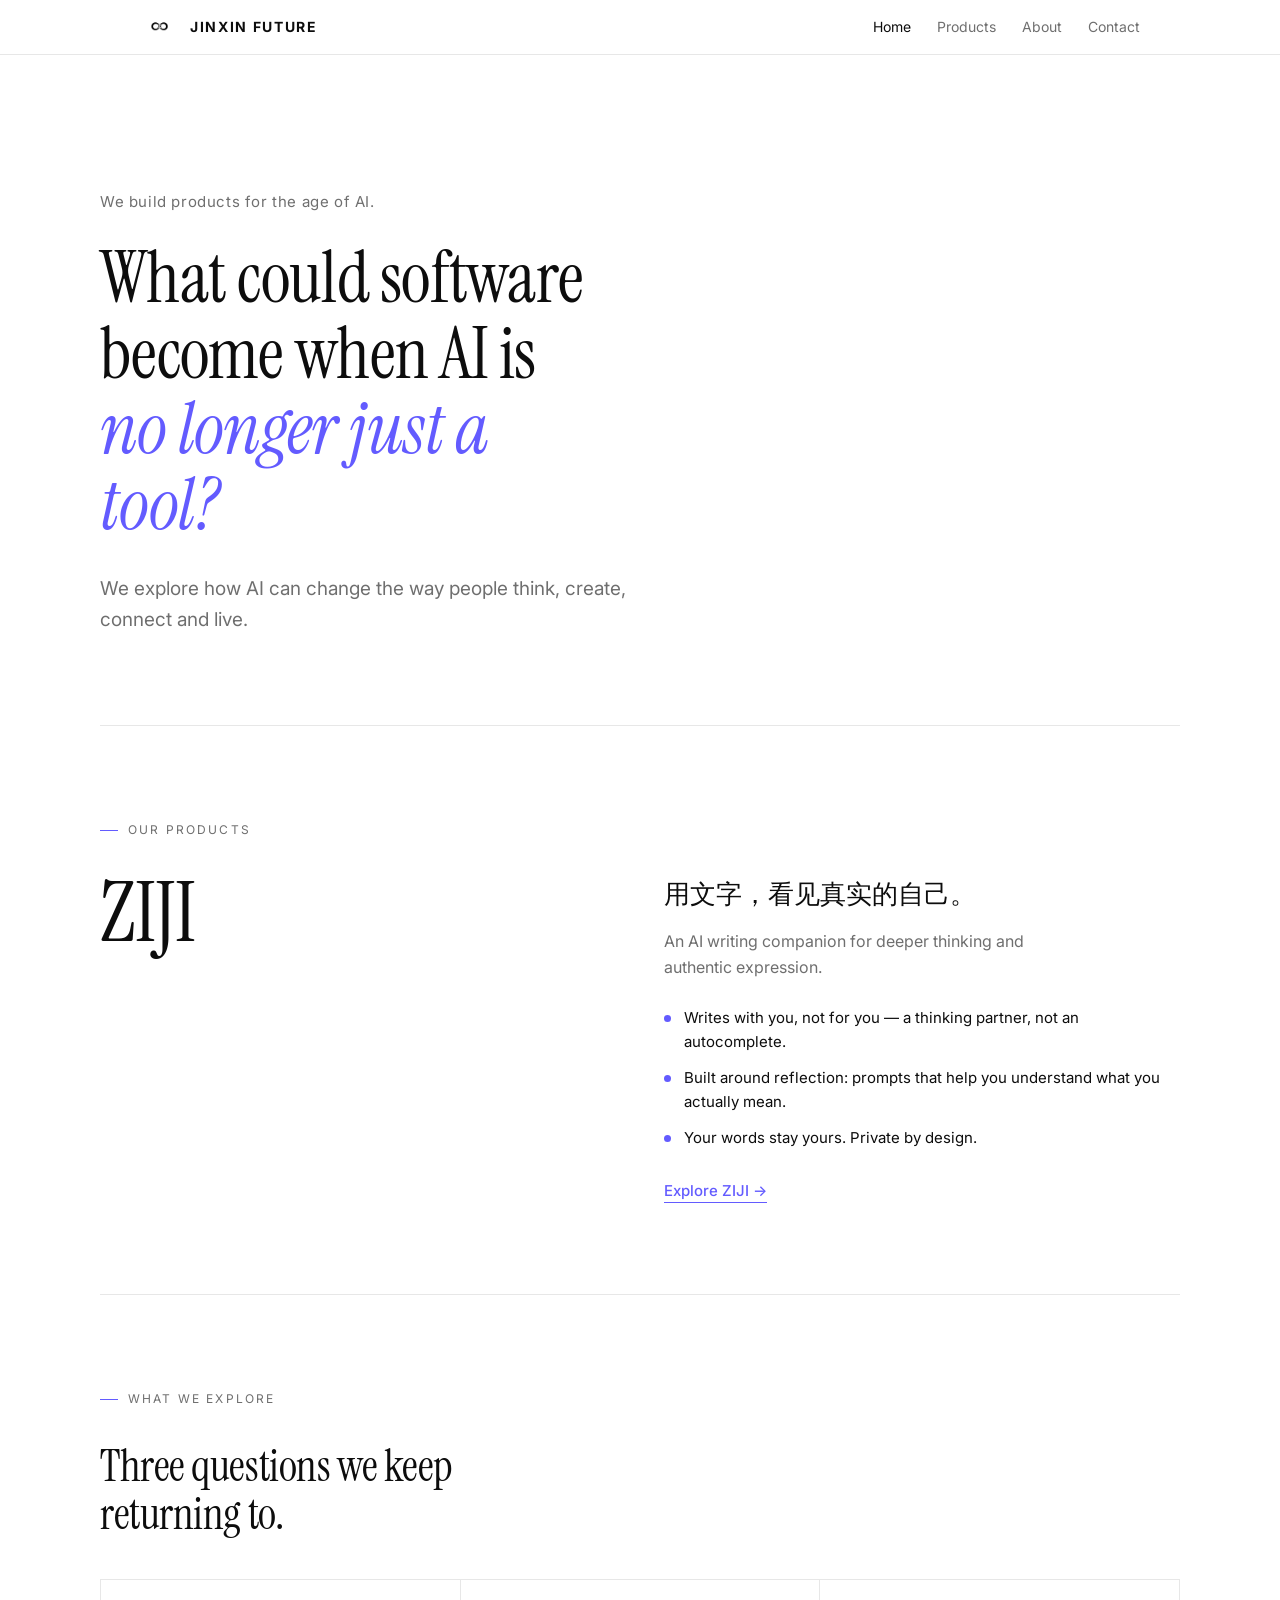
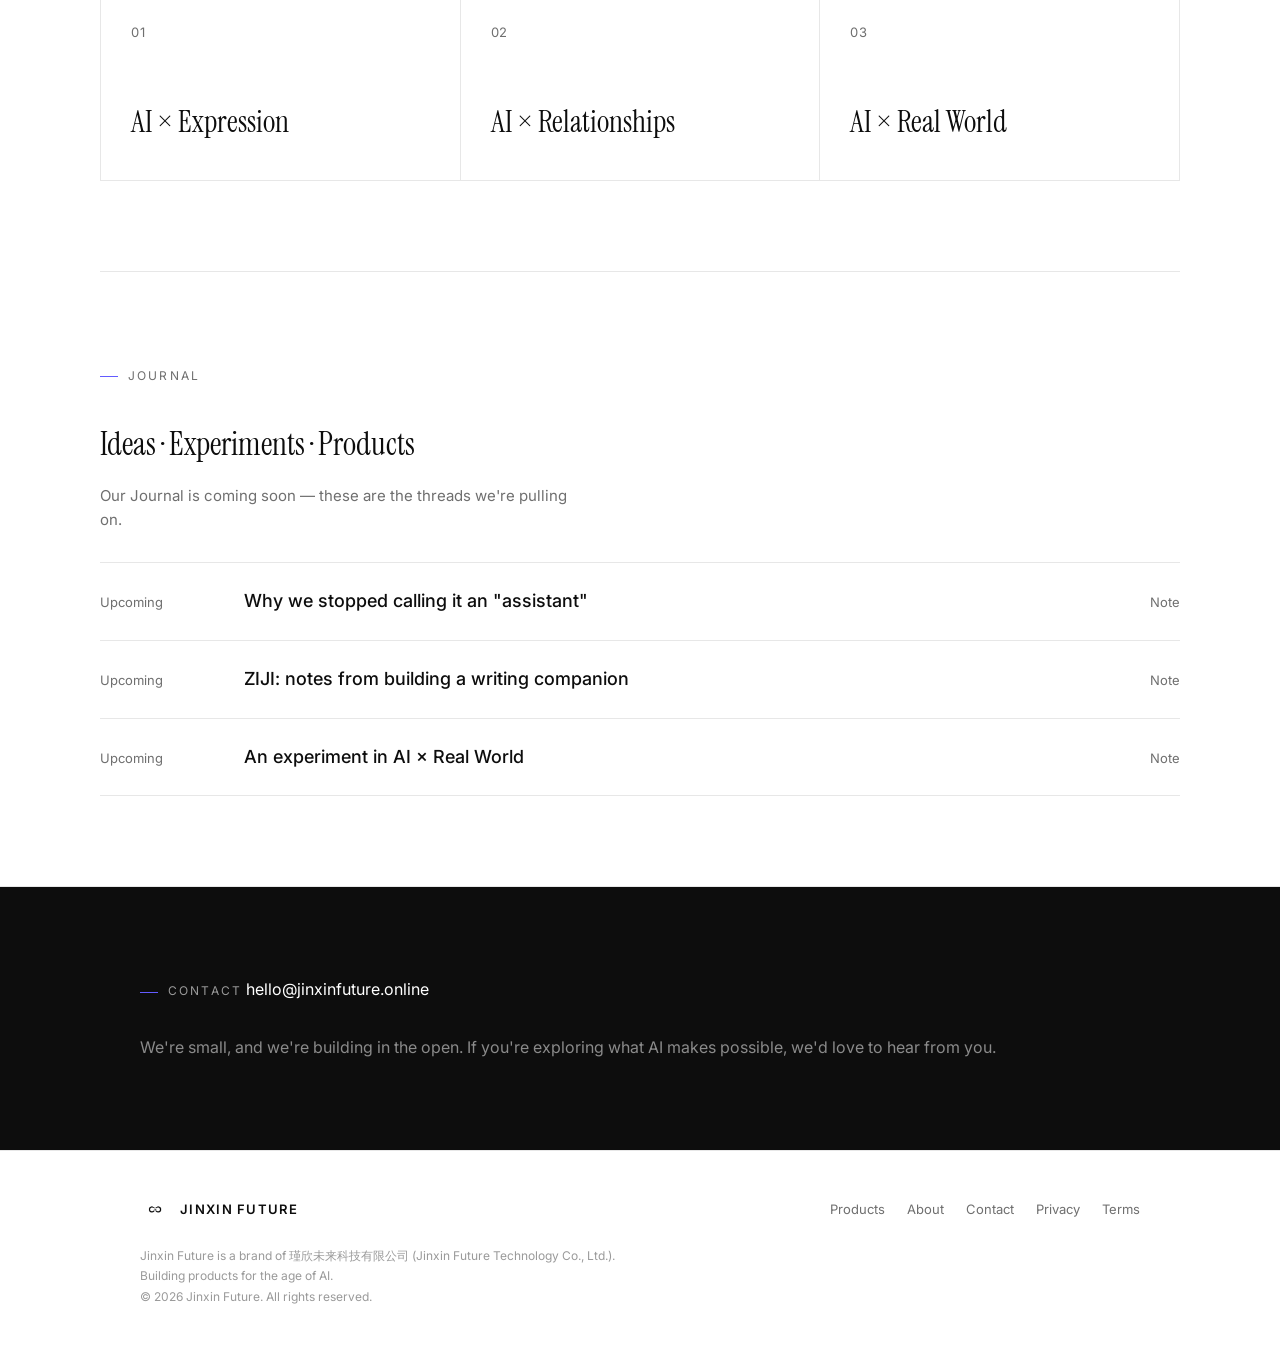
<file: index.html>
<!DOCTYPE html>
<html lang="en">
<head>
<meta charset="UTF-8">
<script>document.documentElement.classList.add('js')</script>
<meta name="viewport" content="width=device-width, initial-scale=1.0">
<meta name="theme-color" content="#0d0d0d">
<link rel="canonical" href="https://jinxinfuture.online/">
<title>Jinxin Future — Building products for the age of AI</title>
<meta name="description" content="Jinxin Future builds products for the age of AI — exploring how AI changes the way people think, create, connect and live.">
<meta property="og:title" content="Jinxin Future">
<meta property="og:description" content="Building products for the age of AI.">
<meta property="og:type" content="website">
<link rel="icon" type="image/svg+xml" href="/assets/favicon.svg">
<link rel="preconnect" href="https://fonts.googleapis.com">
<link rel="preconnect" href="https://fonts.gstatic.com" crossorigin>
<link href="https://fonts.googleapis.com/css2?family=Inter:wght@400;500;600;700&family=Instrument+Serif:ital@0;1&display=swap" rel="stylesheet">
<link rel="stylesheet" href="/css/style.css">
</head>
<body>

<header class="nav">
  <div class="nav-inner">
    <a href="/" class="brand"><img src="/assets/logo.png" alt="Jinxin Future"><span>JINXIN FUTURE</span></a>
    <nav class="nav-links" id="navLinks">
      <a href="/" class="active">Home</a>
      <a href="/products/">Products</a>
      <a href="/about/">About</a>
      <a href="/contact/">Contact</a>
    </nav>
    <button class="nav-toggle" id="navToggle" aria-label="Menu"><span></span><span></span><span></span></button>
  </div>
</header>

<main>
  <!-- HERO -->
  <section class="hero wrap">
    <p class="lede">We build products for the age of AI.</p>
    <h1>What could software become when AI is <em>no longer just a tool?</em></h1>
    <p class="sub">We explore how AI can change the way people think, create, connect and live.</p>
  </section>

  <!-- PRODUCTS -->
  <section class="block wrap reveal" id="products">
    <span class="kicker">Our Products</span>
    <div class="product">
      <h2>ZIJI</h2>
      <div>
        <p class="zh">用文字，看见真实的自己。</p>
        <p class="en">An AI writing companion for deeper thinking and authentic expression.</p>
        <ul class="points">
          <li>Writes with you, not for you — a thinking partner, not an autocomplete.</li>
          <li>Built around reflection: prompts that help you understand what you actually mean.</li>
          <li>Your words stay yours. Private by design.</li>
        </ul>
        <a class="link" href="/products/">Explore ZIJI →</a>
      </div>
    </div>
  </section>

  <!-- EXPLORATIONS -->
  <section class="block wrap reveal" id="explorations">
    <span class="kicker">What we explore</span>
    <h2 class="section-title">Three questions we keep returning to.</h2>
    <div class="explore-grid" style="margin-top:40px">
      <div><span class="tag">01</span><h3>AI × Expression</h3></div>
      <div><span class="tag">02</span><h3>AI × Relationships</h3></div>
      <div><span class="tag">03</span><h3>AI × Real World</h3></div>
    </div>
  </section>

  <!-- JOURNAL -->
  <section class="block wrap reveal" id="journal">
    <span class="kicker">Journal</span>
    <p class="journal-tag">Ideas · Experiments · Products</p>
      <p class="journal-note">Our Journal is coming soon — these are the threads we're pulling on.</p>
      <div class="entry">
        <span class="date">Upcoming</span>
        <h4>Why we stopped calling it an "assistant"</h4>
        <span class="meta">Note</span>
      </div>
      <div class="entry">
        <span class="date">Upcoming</span>
        <h4>ZIJI: notes from building a writing companion</h4>
        <span class="meta">Note</span>
      </div>
      <div class="entry">
        <span class="date">Upcoming</span>
        <h4>An experiment in AI × Real World</h4>
        <span class="meta">Note</span>
      </div>
  </section>

  <!-- CONTACT -->
  <section class="block contact-dark reveal" id="contact">
    <div class="wrap">
      <span class="kicker">Contact</span>
      <a class="email" href="mailto:hello@jinxinfuture.online">hello@jinxinfuture.online</a>
      <p class="note">We're small, and we're building in the open. If you're exploring what AI makes possible, we'd love to hear from you.</p>
    </div>
  </section>
</main>

<footer>
  <div class="wrap">
    <div class="foot-inner">
      <span class="foot-brand"><img src="/assets/logo.png" alt="">JINXIN FUTURE</span>
      <nav class="foot-links">
        <a href="/products/">Products</a>
        <a href="/about/">About</a>
        <a href="/contact/">Contact</a>
        <a href="/privacy/">Privacy</a>
        <a href="/terms/">Terms</a>
      </nav>
    </div>
    <p class="foot-legal">Jinxin Future is a brand of 瑾欣未来科技有限公司 (Jinxin Future Technology Co., Ltd.). Building products for the age of AI.<br>© 2026 Jinxin Future. All rights reserved.</p>
  </div>
</footer>

<script>
  const t=document.getElementById('navToggle'),l=document.getElementById('navLinks');
  t.addEventListener('click',()=>l.classList.toggle('open'));
  l.querySelectorAll('a').forEach(a=>a.addEventListener('click',()=>l.classList.remove('open')));
  const io=new IntersectionObserver(es=>es.forEach(e=>{if(e.isIntersecting){e.target.classList.add('in');io.unobserve(e.target)}}),{threshold:.12});
  document.querySelectorAll('.reveal').forEach(el=>io.observe(el));
</script>
</body>
</html>
</file>
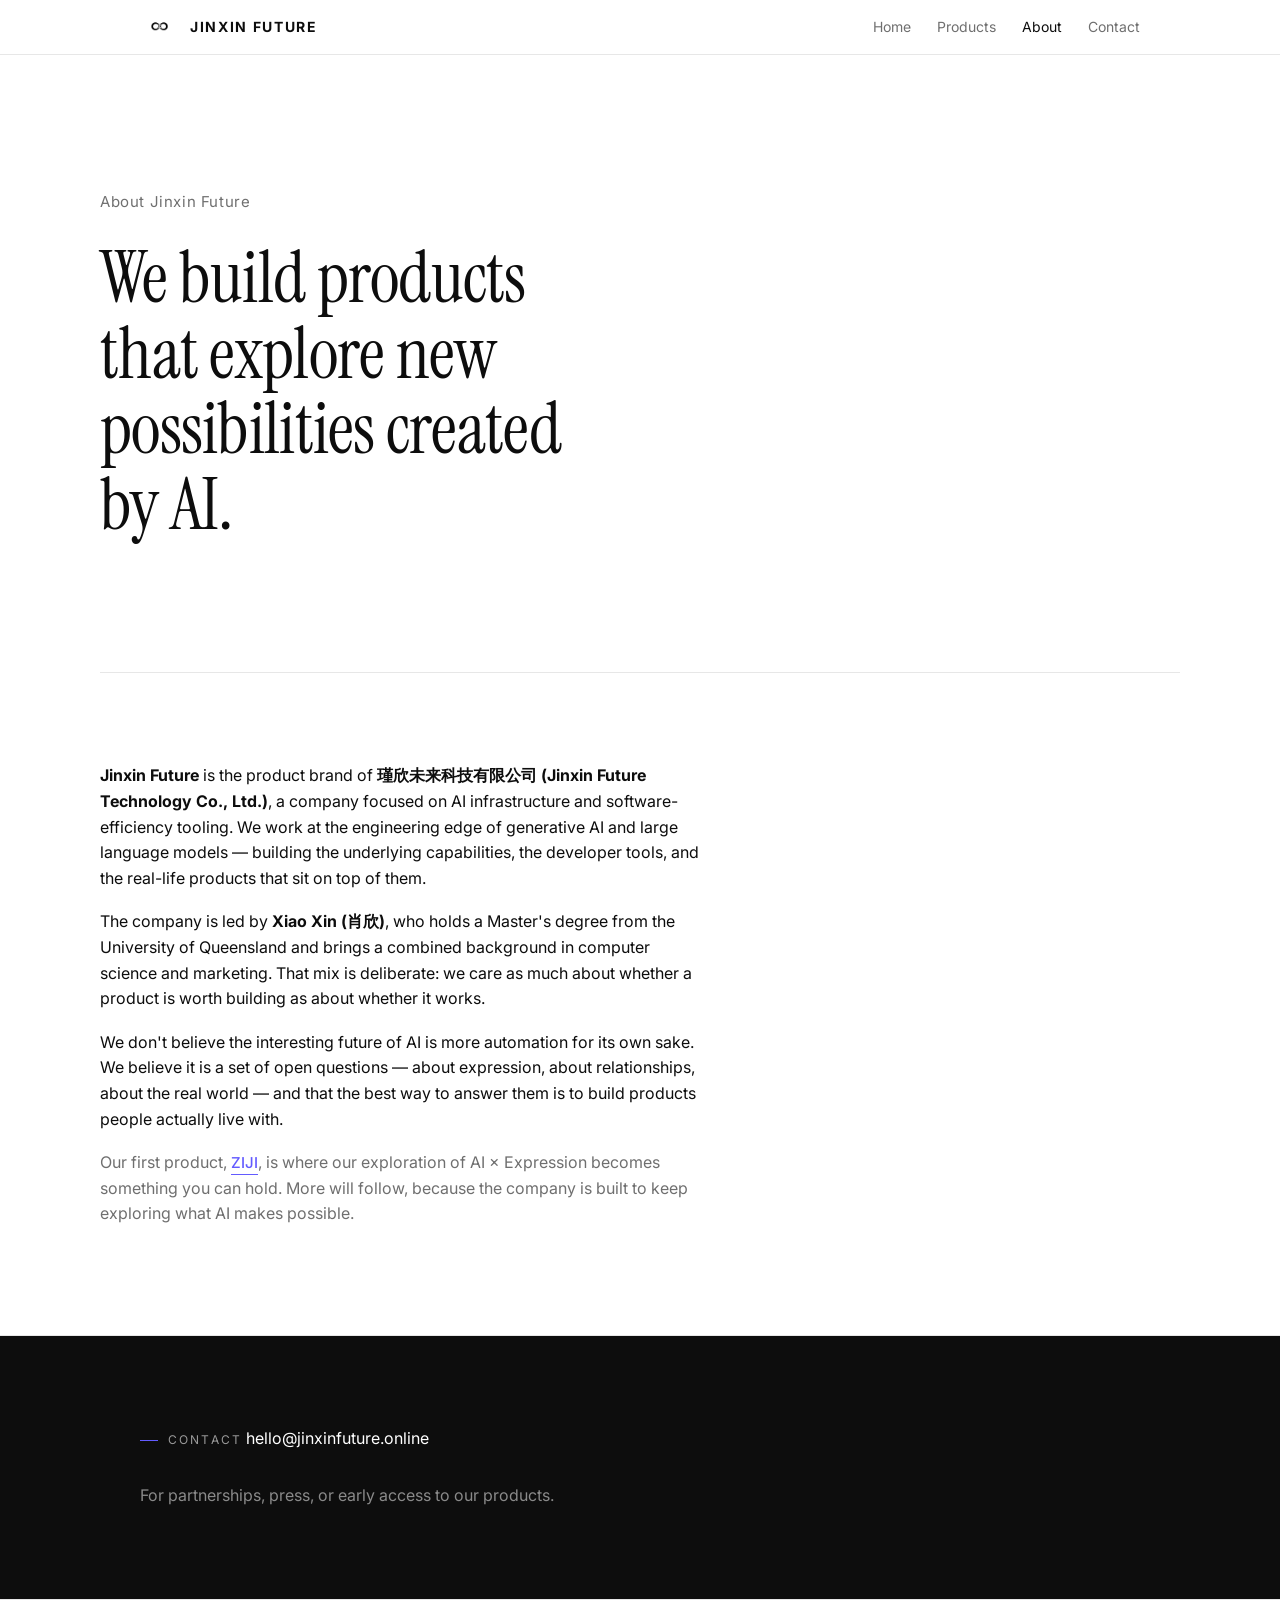
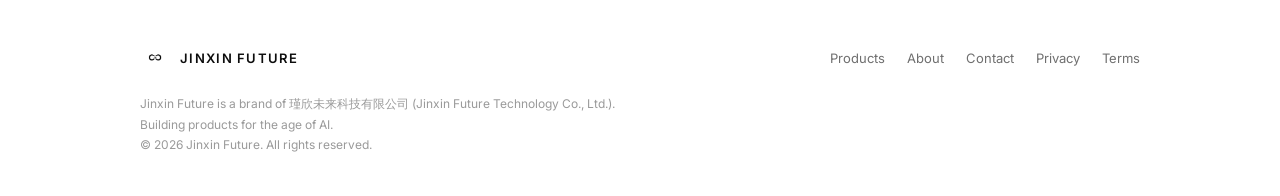
<file: about/index.html>
<!DOCTYPE html>
<html lang="en">
<head>
<meta charset="UTF-8">
<script>document.documentElement.classList.add('js')</script>
<meta name="viewport" content="width=device-width, initial-scale=1.0">
<meta name="theme-color" content="#0d0d0d">
<link rel="canonical" href="https://jinxinfuture.online/about/">
<title>About — Jinxin Future</title>
<meta name="description" content="Jinxin Future (瑾欣未来科技有限公司 / Jinxin Future Technology Co., Ltd.) builds products for the age of AI.">
<link rel="icon" type="image/svg+xml" href="/assets/favicon.svg">
<link rel="preconnect" href="https://fonts.googleapis.com">
<link rel="preconnect" href="https://fonts.gstatic.com" crossorigin>
<link href="https://fonts.googleapis.com/css2?family=Inter:wght@400;500;600;700&family=Instrument+Serif:ital@0;1&display=swap" rel="stylesheet">
<link rel="stylesheet" href="/css/style.css">
</head>
<body>

<header class="nav">
  <div class="nav-inner">
    <a href="/" class="brand"><img src="/assets/logo.png" alt="Jinxin Future"><span>JINXIN FUTURE</span></a>
    <nav class="nav-links" id="navLinks">
      <a href="/">Home</a>
      <a href="/products/">Products</a>
      <a href="/about/" class="active">About</a>
      <a href="/contact/">Contact</a>
    </nav>
    <button class="nav-toggle" id="navToggle" aria-label="Menu"><span></span><span></span><span></span></button>
  </div>
</header>

<main>
  <section class="hero wrap">
    <p class="lede">About Jinxin Future</p>
    <h1 class="about-text">We build products that explore new possibilities created by AI.</h1>
  </section>

  <section class="block wrap reveal">
    <div class="about-body">
      <p><strong>Jinxin Future</strong> is the product brand of <strong>瑾欣未来科技有限公司 (Jinxin Future Technology Co., Ltd.)</strong>, a company focused on AI infrastructure and software-efficiency tooling. We work at the engineering edge of generative AI and large language models — building the underlying capabilities, the developer tools, and the real-life products that sit on top of them.</p>
      <p>The company is led by <strong>Xiao Xin (肖欣)</strong>, who holds a Master's degree from the University of Queensland and brings a combined background in computer science and marketing. That mix is deliberate: we care as much about whether a product is worth building as about whether it works.</p>
      <p>We don't believe the interesting future of AI is more automation for its own sake. We believe it is a set of open questions — about expression, about relationships, about the real world — and that the best way to answer them is to build products people actually live with.</p>
      <p class="muted">Our first product, <a class="link" href="/products/">ZIJI</a>, is where our exploration of AI × Expression becomes something you can hold. More will follow, because the company is built to keep exploring what AI makes possible.</p>
    </div>
  </section>

  <section class="block contact-dark reveal">
    <div class="wrap">
      <span class="kicker">Contact</span>
      <a class="email" href="mailto:hello@jinxinfuture.online">hello@jinxinfuture.online</a>
      <p class="note">For partnerships, press, or early access to our products.</p>
    </div>
  </section>
</main>

<footer>
  <div class="wrap">
    <div class="foot-inner">
      <span class="foot-brand"><img src="/assets/logo.png" alt="">JINXIN FUTURE</span>
      <nav class="foot-links">
        <a href="/products/">Products</a>
        <a href="/about/">About</a>
        <a href="/contact/">Contact</a>
        <a href="/privacy/">Privacy</a>
        <a href="/terms/">Terms</a>
      </nav>
    </div>
    <p class="foot-legal">Jinxin Future is a brand of 瑾欣未来科技有限公司 (Jinxin Future Technology Co., Ltd.). Building products for the age of AI.<br>© 2026 Jinxin Future. All rights reserved.</p>
  </div>
</footer>

<script>
  const t=document.getElementById('navToggle'),l=document.getElementById('navLinks');
  t.addEventListener('click',()=>l.classList.toggle('open'));
  l.querySelectorAll('a').forEach(a=>a.addEventListener('click',()=>l.classList.remove('open')));
  const io=new IntersectionObserver(es=>es.forEach(e=>{if(e.isIntersecting){e.target.classList.add('in');io.unobserve(e.target)}}),{threshold:.12});
  document.querySelectorAll('.reveal').forEach(el=>io.observe(el));
</script>
</body>
</html>
</file>
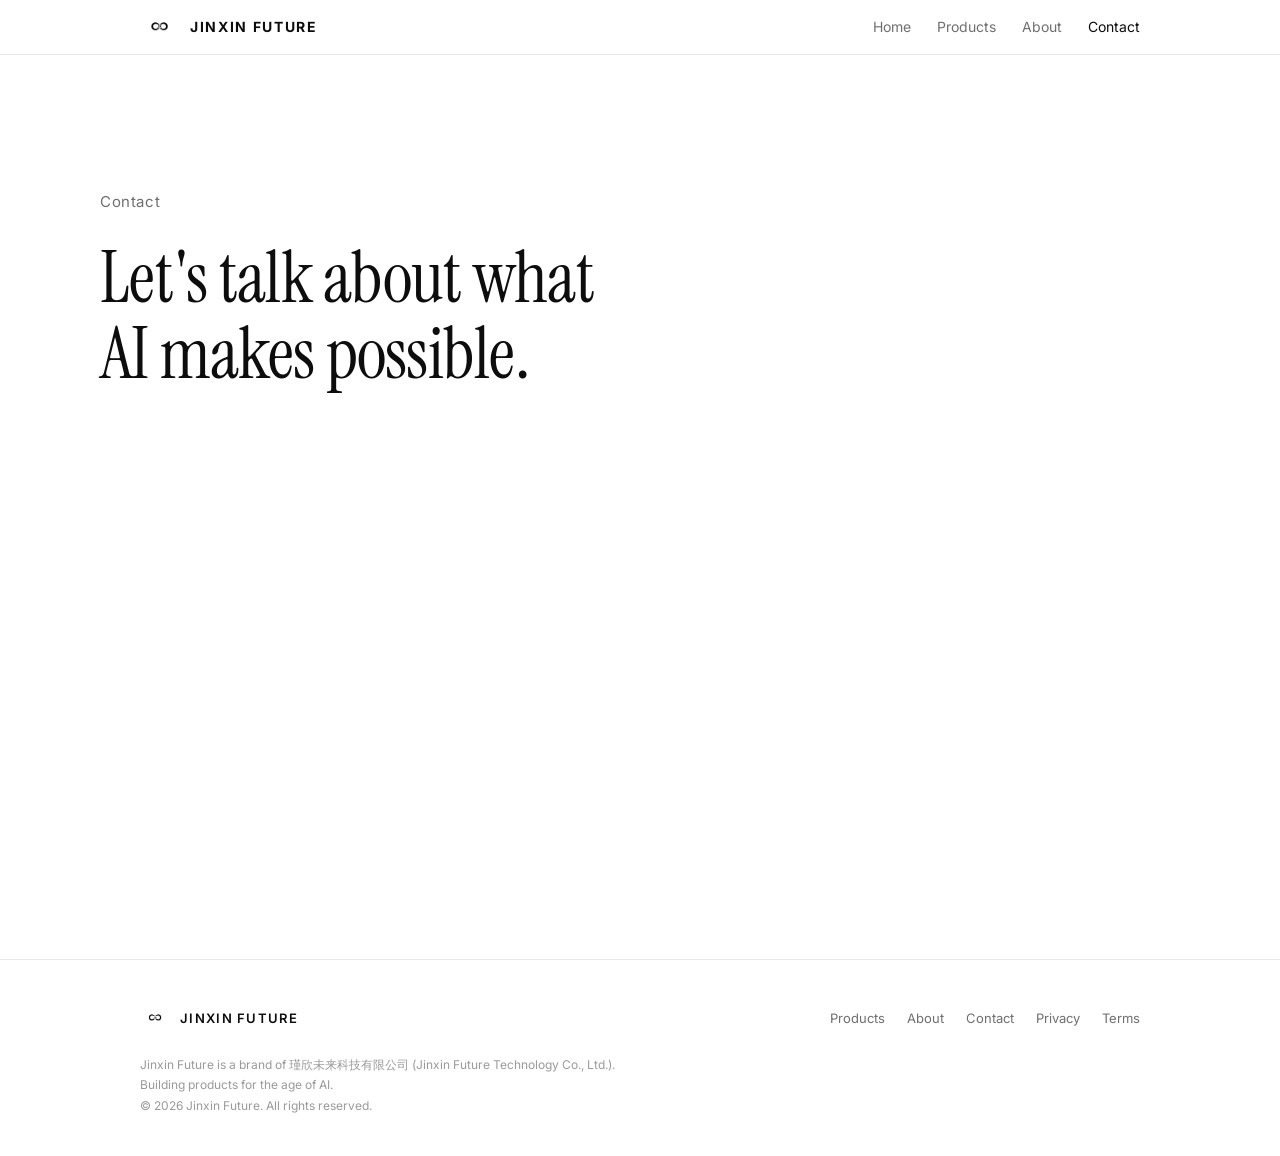
<file: contact/index.html>
<!DOCTYPE html>
<html lang="en">
<head>
<meta charset="UTF-8">
<script>document.documentElement.classList.add('js')</script>
<meta name="viewport" content="width=device-width, initial-scale=1.0">
<meta name="theme-color" content="#0d0d0d">
<link rel="canonical" href="https://jinxinfuture.online/contact/">
<title>Contact — Jinxin Future</title>
<meta name="description" content="Contact Jinxin Future (瑾欣未来科技有限公司). Email hello@jinxinfuture.online.">
<link rel="icon" type="image/svg+xml" href="/assets/favicon.svg">
<link rel="preconnect" href="https://fonts.googleapis.com">
<link rel="preconnect" href="https://fonts.gstatic.com" crossorigin>
<link href="https://fonts.googleapis.com/css2?family=Inter:wght@400;500;600;700&family=Instrument+Serif:ital@0;1&display=swap" rel="stylesheet">
<link rel="stylesheet" href="/css/style.css">
</head>
<body>

<header class="nav">
  <div class="nav-inner">
    <a href="/" class="brand"><img src="/assets/logo.png" alt="Jinxin Future"><span>JINXIN FUTURE</span></a>
    <nav class="nav-links" id="navLinks">
      <a href="/">Home</a>
      <a href="/products/">Products</a>
      <a href="/about/">About</a>
      <a href="/contact/" class="active">Contact</a>
    </nav>
    <button class="nav-toggle" id="navToggle" aria-label="Menu"><span></span><span></span><span></span></button>
  </div>
</header>

<main>
  <section class="hero wrap">
    <p class="lede">Contact</p>
    <h1 class="about-text">Let's talk about what AI makes possible.</h1>
  </section>

  <section class="block wrap reveal">
    <div class="contact-grid">
      <div>
        <a class="email" href="mailto:hello@jinxinfuture.online">hello@jinxinfuture.online</a>
        <p class="note">We read everything. For product access, partnerships, or press — just write.</p>
      </div>
      <div class="address-block">
        <div>
          <span class="label">Entity</span>
          瑾欣未来科技有限公司<br>Jinxin Future Technology Co., Ltd.
        </div>
        <!-- TODO: replace the two lines below with the real registered address and phone before submitting to Apple -->
        <div>
          <span class="label">Registered address</span>
          [Registered address to be added]
        </div>
        <div>
          <span class="label">Phone</span>
          [Phone to be added]
        </div>
      </div>
    </div>
  </section>
</main>

<footer>
  <div class="wrap">
    <div class="foot-inner">
      <span class="foot-brand"><img src="/assets/logo.png" alt="">JINXIN FUTURE</span>
      <nav class="foot-links">
        <a href="/products/">Products</a>
        <a href="/about/">About</a>
        <a href="/contact/">Contact</a>
        <a href="/privacy/">Privacy</a>
        <a href="/terms/">Terms</a>
      </nav>
    </div>
    <p class="foot-legal">Jinxin Future is a brand of 瑾欣未来科技有限公司 (Jinxin Future Technology Co., Ltd.). Building products for the age of AI.<br>© 2026 Jinxin Future. All rights reserved.</p>
  </div>
</footer>

<script>
  const t=document.getElementById('navToggle'),l=document.getElementById('navLinks');
  t.addEventListener('click',()=>l.classList.toggle('open'));
  l.querySelectorAll('a').forEach(a=>a.addEventListener('click',()=>l.classList.remove('open')));
</script>
</body>
</html>
</file>
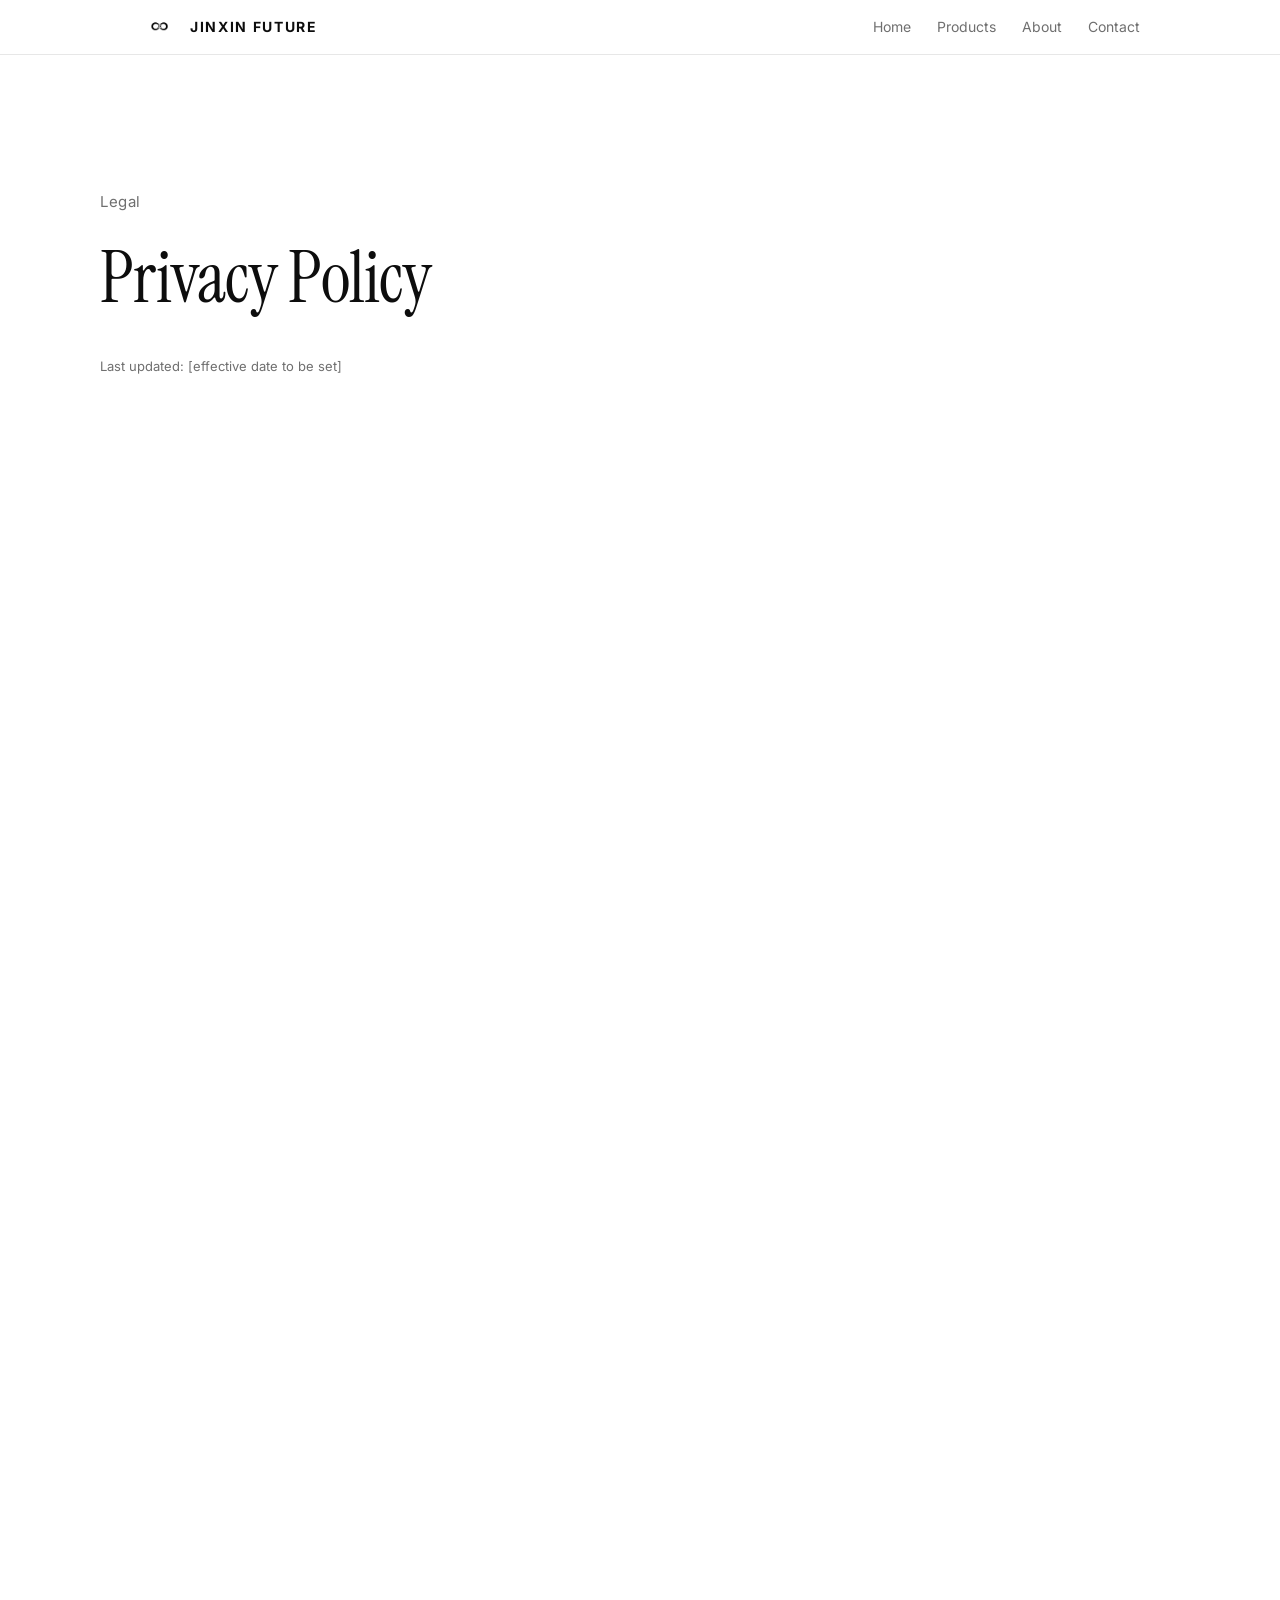
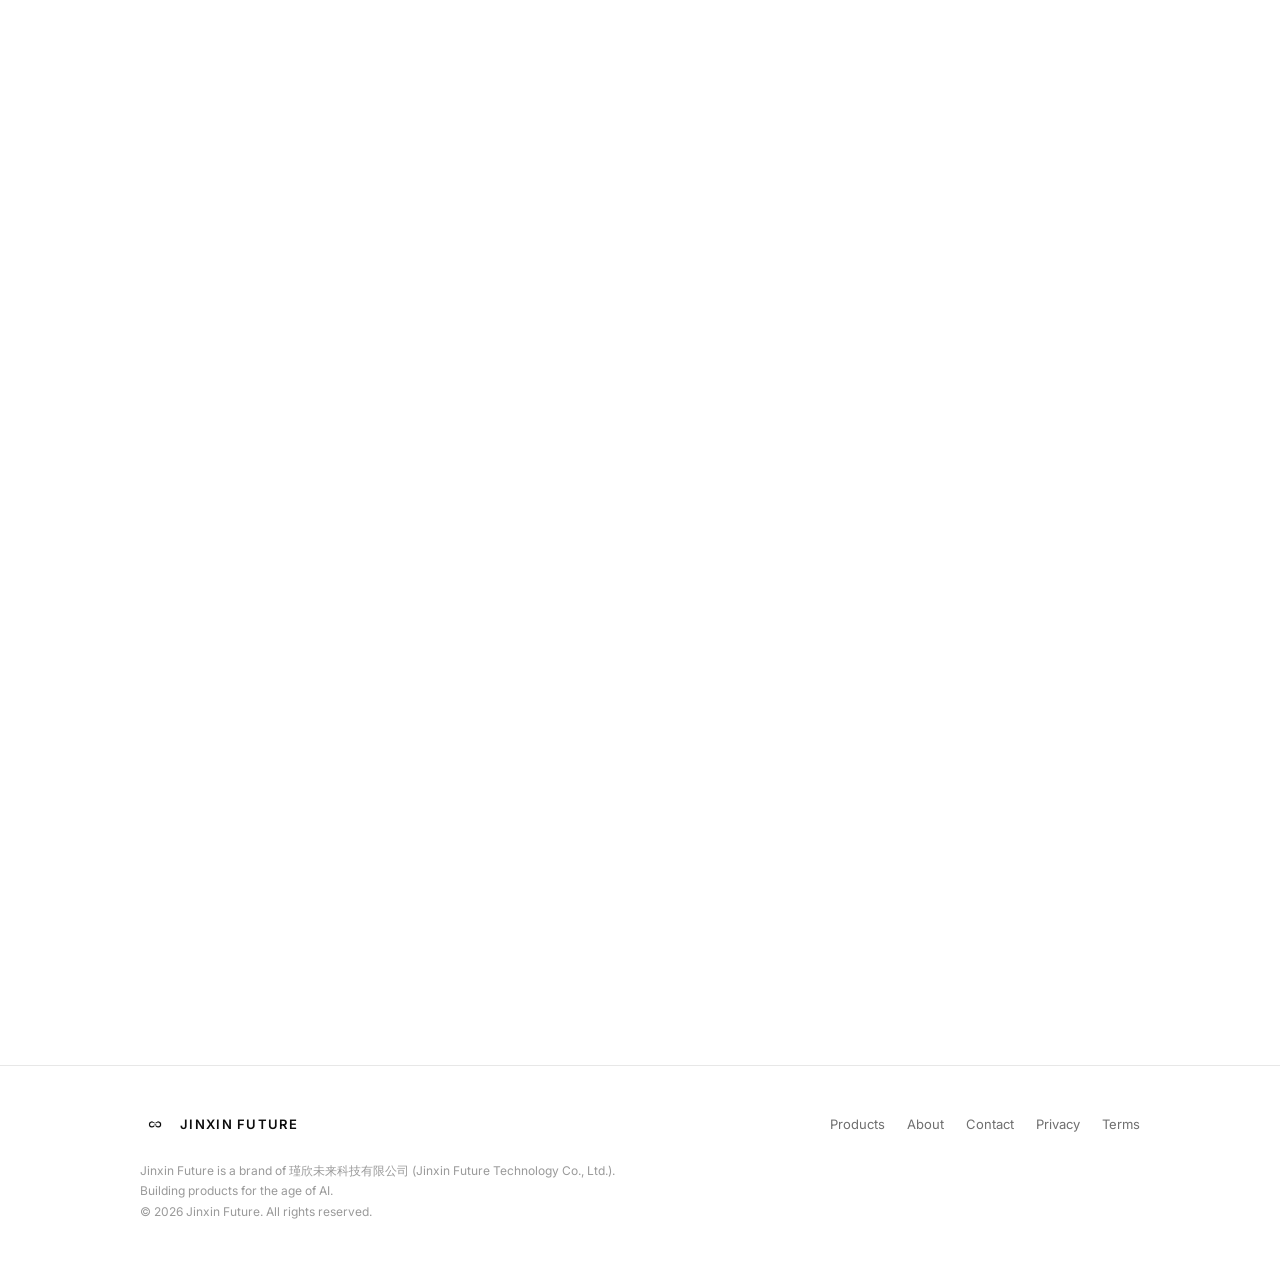
<file: privacy/index.html>
<!DOCTYPE html>
<html lang="en">
<head>
<meta charset="UTF-8">
<script>document.documentElement.classList.add('js')</script>
<meta name="viewport" content="width=device-width, initial-scale=1.0">
<meta name="theme-color" content="#0d0d0d">
<link rel="canonical" href="https://jinxinfuture.online/privacy/">
<title>Privacy Policy — Jinxin Future</title>
<meta name="description" content="Privacy Policy for Jinxin Future and ZIJI.">
<link rel="icon" type="image/svg+xml" href="/assets/favicon.svg">
<link rel="preconnect" href="https://fonts.googleapis.com">
<link rel="preconnect" href="https://fonts.gstatic.com" crossorigin>
<link href="https://fonts.googleapis.com/css2?family=Inter:wght@400;500;600;700&family=Instrument+Serif:ital@0;1&display=swap" rel="stylesheet">
<link rel="stylesheet" href="/css/style.css">
</head>
<body>

<header class="nav">
  <div class="nav-inner">
    <a href="/" class="brand"><img src="/assets/logo.png" alt="Jinxin Future"><span>JINXIN FUTURE</span></a>
    <nav class="nav-links" id="navLinks">
      <a href="/">Home</a>
      <a href="/products/">Products</a>
      <a href="/about/">About</a>
      <a href="/contact/">Contact</a>
    </nav>
    <button class="nav-toggle" id="navToggle" aria-label="Menu"><span></span><span></span><span></span></button>
  </div>
</header>

<main>
  <section class="hero wrap">
    <p class="lede">Legal</p>
    <h1 class="about-text">Privacy Policy</h1>
    <p class="updated">Last updated: [effective date to be set]</p>
  </section>

  <section class="block wrap reveal">
    <div class="prose">
      <p>This Privacy Policy explains how 瑾欣未来科技有限公司 (Jinxin Future Technology Co., Ltd.) ("Jinxin Future", "we", "us") collects, uses, and protects information when you use our website (jinxinfuture.online) and our products, including ZIJI, an AI writing companion.</p>

      <h3>1. Who we are</h3>
      <p>We are the data controller for the information described here. You can reach us at <a href="mailto:hello@jinxinfuture.online">hello@jinxinfuture.online</a>.</p>

      <h3>2. What we collect</h3>
      <ul>
        <li><strong>Account information:</strong> the email address you provide to create an account or request access.</li>
        <li><strong>User content:</strong> the text, notes, and reflections you write or submit in ZIJI. This is the core of the service.</li>
        <li><strong>Usage data:</strong> basic information about how you use the service (such as features used and performance data), collected to operate and improve the product.</li>
        <li><strong>Device information:</strong> device type and operating system version, used for compatibility and diagnostics.</li>
      </ul>

      <h3>3. How we use your information</h3>
      <ul>
        <li>To provide, maintain, and improve ZIJI and our other products.</li>
        <li>To generate writing suggestions and reflections through AI models.</li>
        <li>To communicate with you about your account, access, and product updates.</li>
        <li>To keep the service secure and to comply with our legal obligations.</li>
      </ul>

      <h3>4. AI processing of your writing</h3>
      <p>Because ZIJI is an AI writing companion, the text you write may be processed by AI models to produce suggestions. Where we use third-party model providers, we do so under contractual terms that limit their ability to train on or retain your personal content. We design ZIJI to treat your writing as private; we do not use your personal reflections to train public models without your consent.</p>

      <h3>5. Sharing your information</h3>
      <p>We do not sell your personal information. We share it only with: (a) service providers who help us operate the product (for example, hosting and AI inference providers), under confidentiality obligations; (b) authorities where required by law; and (c) a successor entity in the event of a merger or acquisition.</p>

      <h3>6. Data retention</h3>
      <p>We keep your account information for as long as your account is active. We keep your writing content for as long as needed to provide the service, and delete it when you delete your account or request removal, subject to limited legal retention obligations.</p>

      <h3>7. Your rights</h3>
      <p>Depending on your jurisdiction, you may have the right to access, correct, export, or delete your personal information, and to object to or restrict certain processing. To exercise these rights, email <a href="mailto:hello@jinxinfuture.online">hello@jinxinfuture.online</a>. For users in the People's Republic of China, we handle personal information in accordance with the PRC Personal Information Protection Law (PIPL).</p>

      <h3>8. Children</h3>
      <p>Our products are not directed to children under the age of 13 (or the equivalent minimum age in your jurisdiction), and we do not knowingly collect personal information from them.</p>

      <h3>9. Security</h3>
      <p>We use reasonable technical and organizational measures to protect your information. No method of transmission or storage is completely secure, but we work to protect the data you entrust to us.</p>

      <h3>10. Changes to this policy</h3>
      <p>We may update this Privacy Policy from time to time. If we make material changes, we will notify you through the service or by email before they take effect.</p>

      <h3>11. Contact</h3>
      <p>Questions about this policy can be sent to <a href="mailto:hello@jinxinfuture.online">hello@jinxinfuture.online</a>.</p>
    </div>
  </section>
</main>

<footer>
  <div class="wrap">
    <div class="foot-inner">
      <span class="foot-brand"><img src="/assets/logo.png" alt="">JINXIN FUTURE</span>
      <nav class="foot-links">
        <a href="/products/">Products</a>
        <a href="/about/">About</a>
        <a href="/contact/">Contact</a>
        <a href="/privacy/">Privacy</a>
        <a href="/terms/">Terms</a>
      </nav>
    </div>
    <p class="foot-legal">Jinxin Future is a brand of 瑾欣未来科技有限公司 (Jinxin Future Technology Co., Ltd.). Building products for the age of AI.<br>© 2026 Jinxin Future. All rights reserved.</p>
  </div>
</footer>

<script>
  const t=document.getElementById('navToggle'),l=document.getElementById('navLinks');
  t.addEventListener('click',()=>l.classList.toggle('open'));
  l.querySelectorAll('a').forEach(a=>a.addEventListener('click',()=>l.classList.remove('open')));
</script>
</body>
</html>
</file>
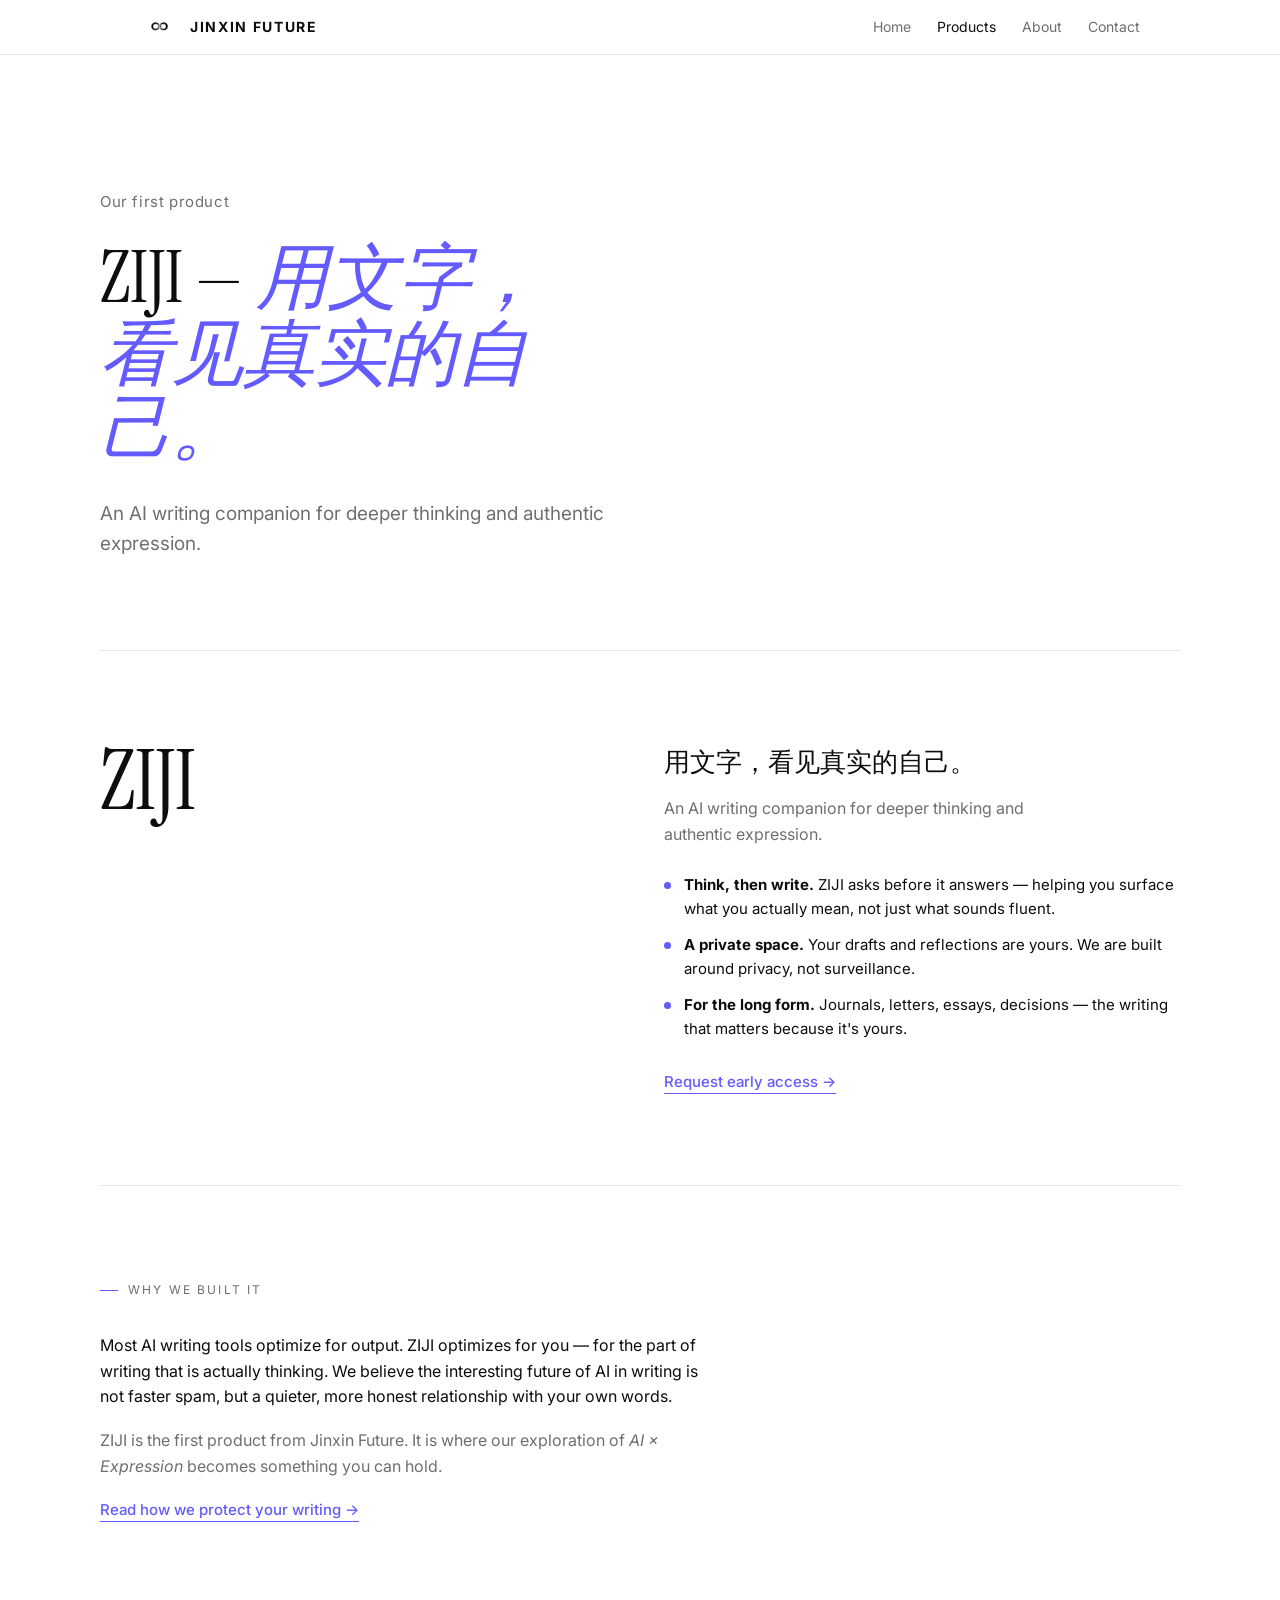
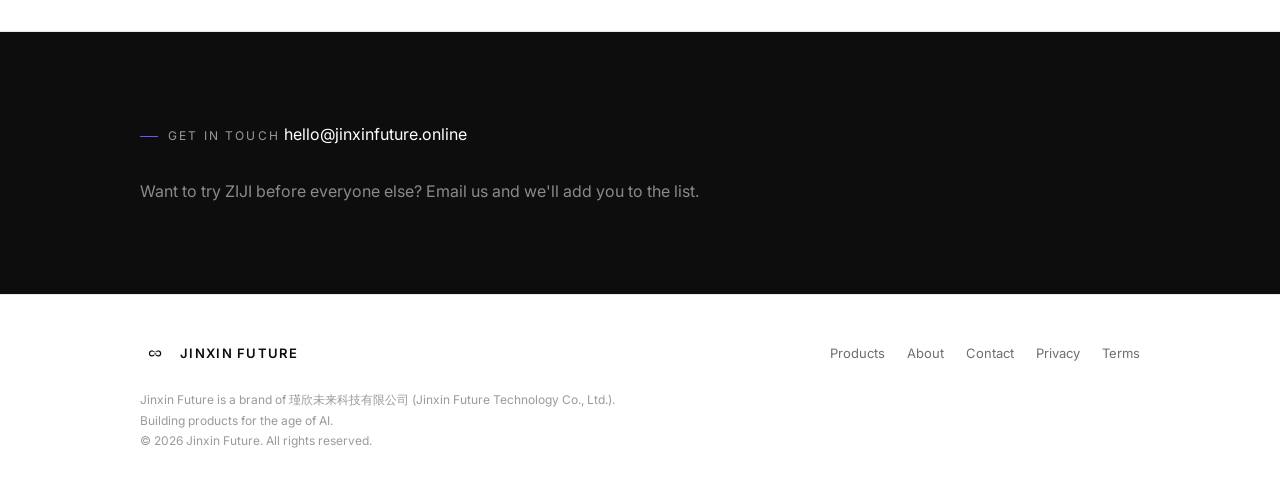
<file: products/index.html>
<!DOCTYPE html>
<html lang="en">
<head>
<meta charset="UTF-8">
<script>document.documentElement.classList.add('js')</script>
<meta name="viewport" content="width=device-width, initial-scale=1.0">
<meta name="theme-color" content="#0d0d0d">
<link rel="canonical" href="https://jinxinfuture.online/products/">
<title>ZIJI — Jinxin Future</title>
<meta name="description" content="ZIJI: an AI writing companion for deeper thinking and authentic expression. 用文字，看见真实的自己。">
<link rel="icon" type="image/svg+xml" href="/assets/favicon.svg">
<link rel="preconnect" href="https://fonts.googleapis.com">
<link rel="preconnect" href="https://fonts.gstatic.com" crossorigin>
<link href="https://fonts.googleapis.com/css2?family=Inter:wght@400;500;600;700&family=Instrument+Serif:ital@0;1&display=swap" rel="stylesheet">
<link rel="stylesheet" href="/css/style.css">
</head>
<body>

<header class="nav">
  <div class="nav-inner">
    <a href="/" class="brand"><img src="/assets/logo.png" alt="Jinxin Future"><span>JINXIN FUTURE</span></a>
    <nav class="nav-links" id="navLinks">
      <a href="/">Home</a>
      <a href="/products/" class="active">Products</a>
      <a href="/about/">About</a>
      <a href="/contact/">Contact</a>
    </nav>
    <button class="nav-toggle" id="navToggle" aria-label="Menu"><span></span><span></span><span></span></button>
  </div>
</header>

<main>
  <section class="hero wrap">
    <p class="lede">Our first product</p>
    <h1>ZIJI — <em>用文字，看见真实的自己。</em></h1>
    <p class="sub">An AI writing companion for deeper thinking and authentic expression.</p>
  </section>

  <section class="block wrap reveal">
    <div class="product">
      <h2>ZIJI</h2>
      <div>
        <p class="zh">用文字，看见真实的自己。</p>
        <p class="en">An AI writing companion for deeper thinking and authentic expression.</p>
        <ul class="points">
          <li><strong>Think, then write.</strong> ZIJI asks before it answers — helping you surface what you actually mean, not just what sounds fluent.</li>
          <li><strong>A private space.</strong> Your drafts and reflections are yours. We are built around privacy, not surveillance.</li>
          <li><strong>For the long form.</strong> Journals, letters, essays, decisions — the writing that matters because it's yours.</li>
        </ul>
        <a class="link" href="mailto:hello@jinxinfuture.online">Request early access →</a>
      </div>
    </div>
  </section>

  <section class="block wrap reveal">
    <span class="kicker">Why we built it</span>
    <div class="about-body">
      <p>Most AI writing tools optimize for output. ZIJI optimizes for you — for the part of writing that is actually thinking. We believe the interesting future of AI in writing is not faster spam, but a quieter, more honest relationship with your own words.</p>
      <p class="muted">ZIJI is the first product from Jinxin Future. It is where our exploration of <em>AI × Expression</em> becomes something you can hold.</p>
      <p><a class="link" href="/privacy/">Read how we protect your writing →</a></p>
    </div>
  </section>

  <section class="block contact-dark reveal">
    <div class="wrap">
      <span class="kicker">Get in touch</span>
      <a class="email" href="mailto:hello@jinxinfuture.online">hello@jinxinfuture.online</a>
      <p class="note">Want to try ZIJI before everyone else? Email us and we'll add you to the list.</p>
    </div>
  </section>
</main>

<footer>
  <div class="wrap">
    <div class="foot-inner">
      <span class="foot-brand"><img src="/assets/logo.png" alt="">JINXIN FUTURE</span>
      <nav class="foot-links">
        <a href="/products/">Products</a>
        <a href="/about/">About</a>
        <a href="/contact/">Contact</a>
        <a href="/privacy/">Privacy</a>
        <a href="/terms/">Terms</a>
      </nav>
    </div>
    <p class="foot-legal">Jinxin Future is a brand of 瑾欣未来科技有限公司 (Jinxin Future Technology Co., Ltd.). Building products for the age of AI.<br>© 2026 Jinxin Future. All rights reserved.</p>
  </div>
</footer>

<script>
  const t=document.getElementById('navToggle'),l=document.getElementById('navLinks');
  t.addEventListener('click',()=>l.classList.toggle('open'));
  l.querySelectorAll('a').forEach(a=>a.addEventListener('click',()=>l.classList.remove('open')));
  const io=new IntersectionObserver(es=>es.forEach(e=>{if(e.isIntersecting){e.target.classList.add('in');io.unobserve(e.target)}}),{threshold:.12});
  document.querySelectorAll('.reveal').forEach(el=>io.observe(el));
</script>
</body>
</html>
</file>
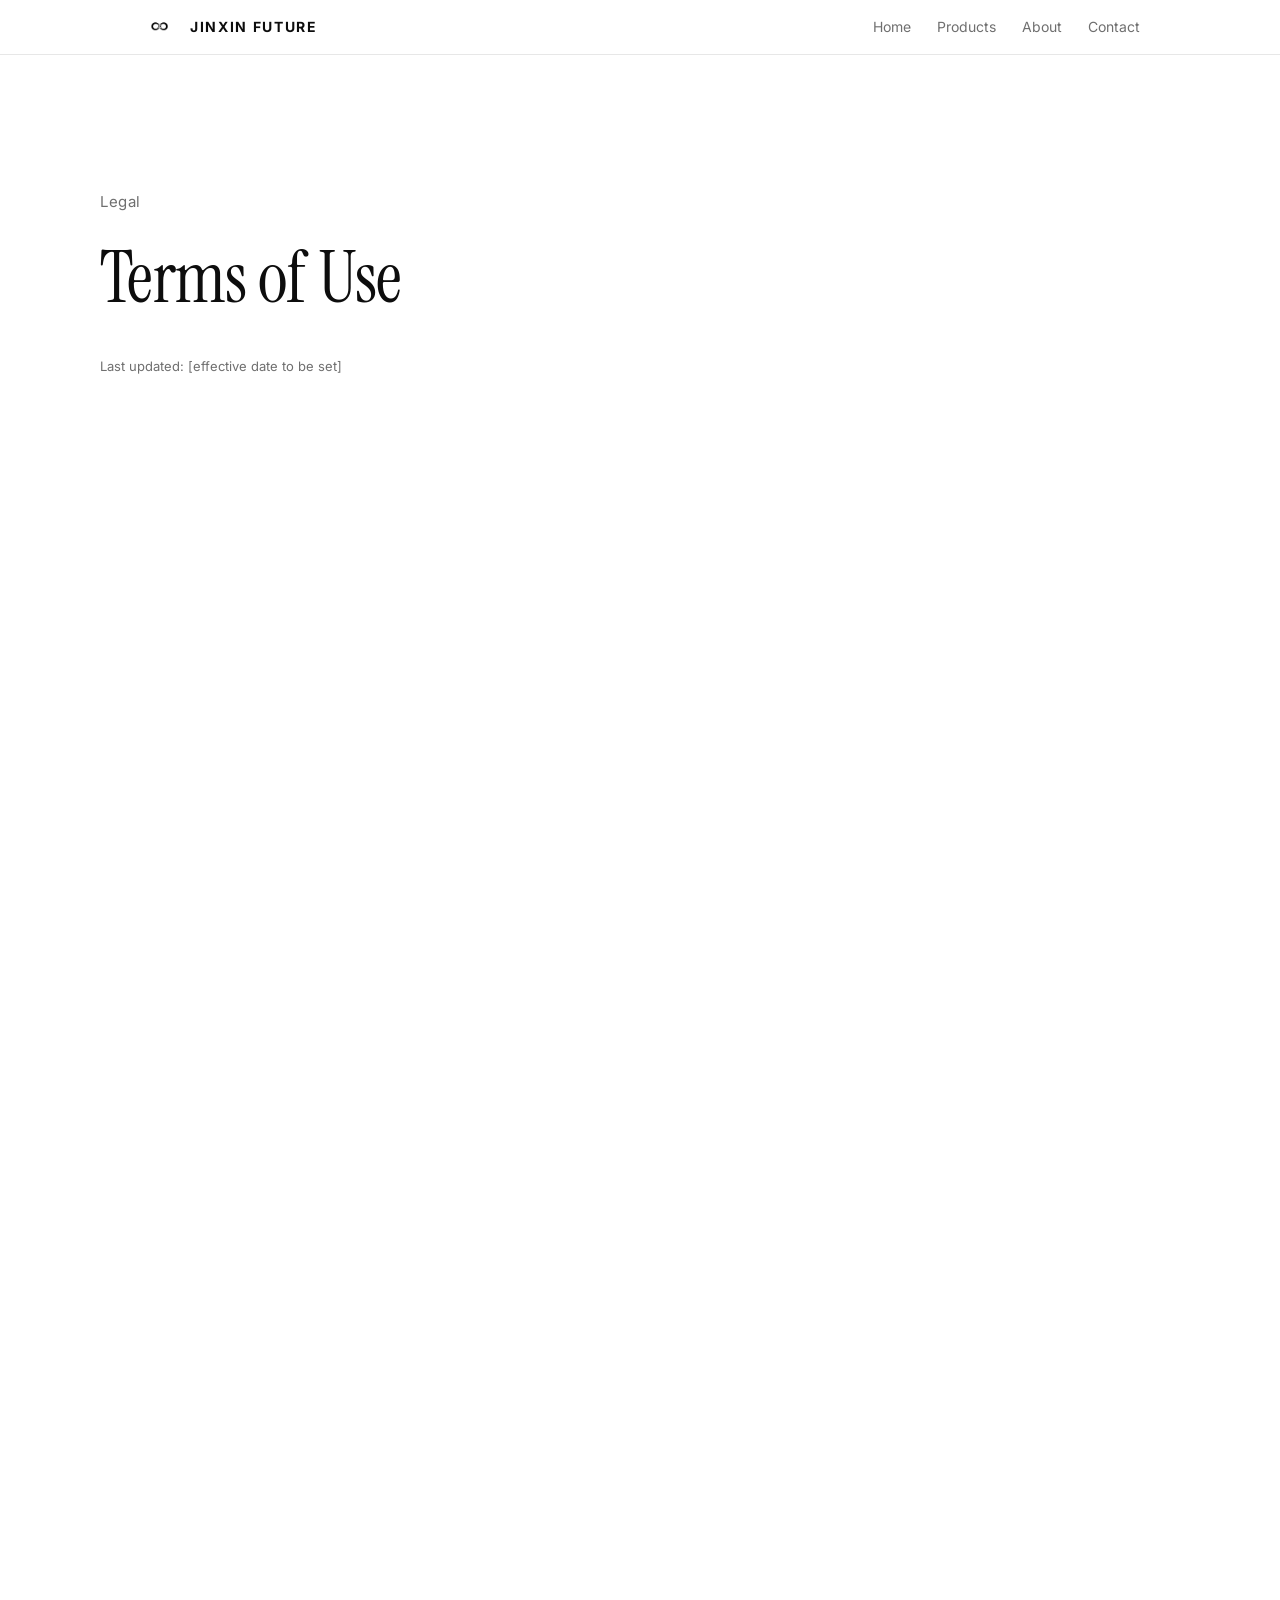
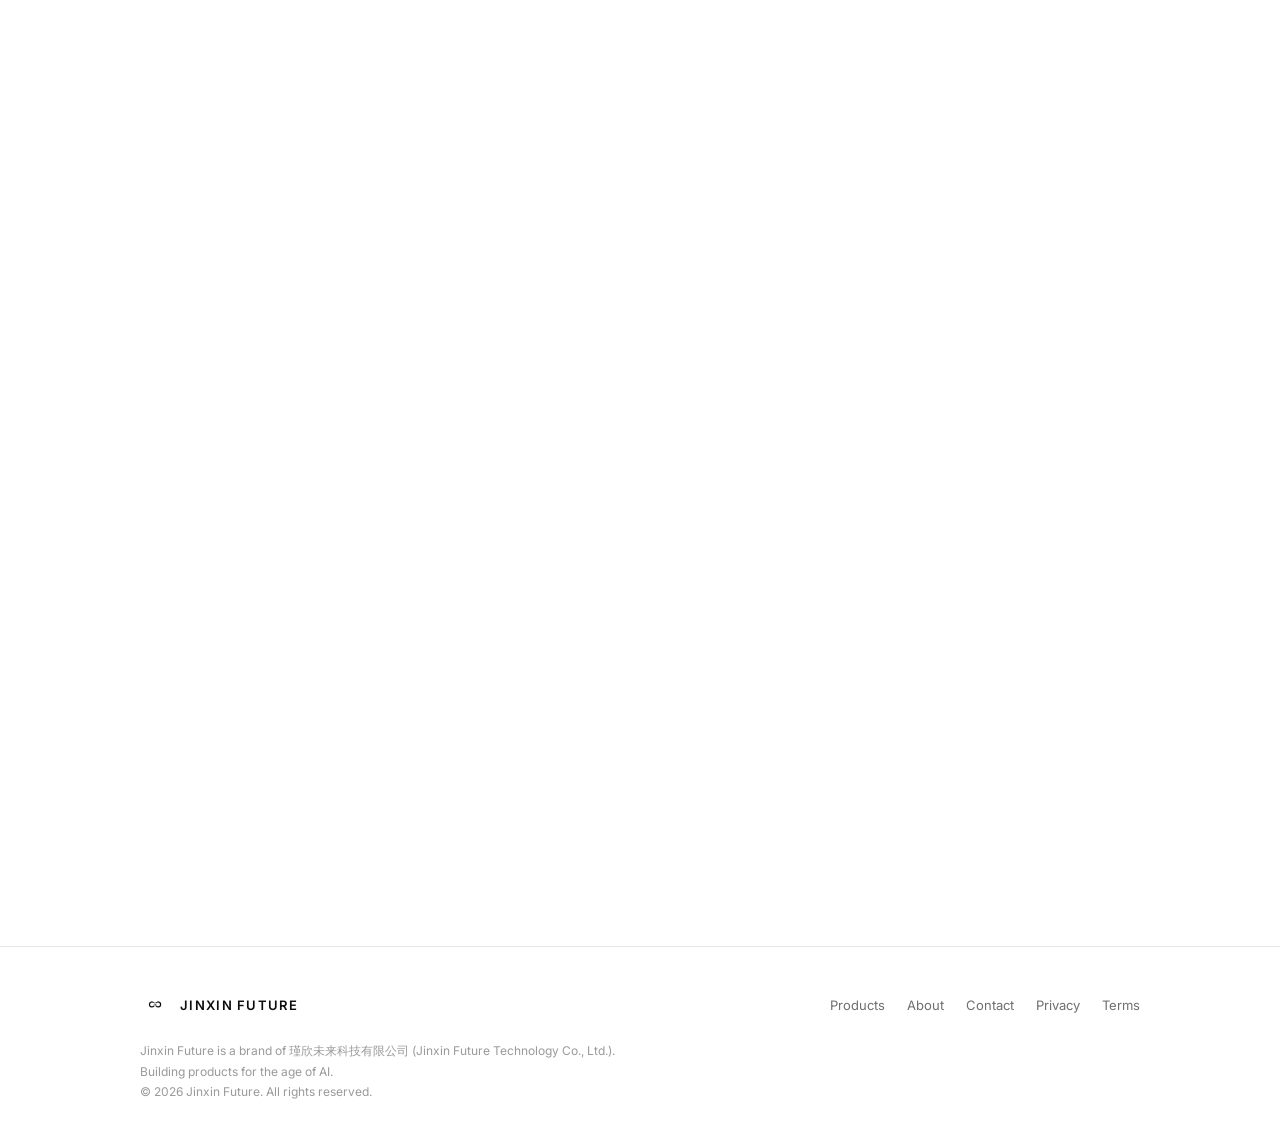
<file: terms/index.html>
<!DOCTYPE html>
<html lang="en">
<head>
<meta charset="UTF-8">
<script>document.documentElement.classList.add('js')</script>
<meta name="viewport" content="width=device-width, initial-scale=1.0">
<meta name="theme-color" content="#0d0d0d">
<link rel="canonical" href="https://jinxinfuture.online/terms/">
<title>Terms of Use — Jinxin Future</title>
<meta name="description" content="Terms of Use for Jinxin Future and ZIJI.">
<link rel="icon" type="image/svg+xml" href="/assets/favicon.svg">
<link rel="preconnect" href="https://fonts.googleapis.com">
<link rel="preconnect" href="https://fonts.gstatic.com" crossorigin>
<link href="https://fonts.googleapis.com/css2?family=Inter:wght@400;500;600;700&family=Instrument+Serif:ital@0;1&display=swap" rel="stylesheet">
<link rel="stylesheet" href="/css/style.css">
</head>
<body>

<header class="nav">
  <div class="nav-inner">
    <a href="/" class="brand"><img src="/assets/logo.png" alt="Jinxin Future"><span>JINXIN FUTURE</span></a>
    <nav class="nav-links" id="navLinks">
      <a href="/">Home</a>
      <a href="/products/">Products</a>
      <a href="/about/">About</a>
      <a href="/contact/">Contact</a>
    </nav>
    <button class="nav-toggle" id="navToggle" aria-label="Menu"><span></span><span></span><span></span></button>
  </div>
</header>

<main>
  <section class="hero wrap">
    <p class="lede">Legal</p>
    <h1 class="about-text">Terms of Use</h1>
    <p class="updated">Last updated: [effective date to be set]</p>
  </section>

  <section class="block wrap reveal">
    <div class="prose">
      <p>These Terms of Use ("Terms") govern your access to and use of the websites, products, and services provided by 瑾欣未来科技有限公司 (Jinxin Future Technology Co., Ltd.), including ZIJI. By using our services, you agree to these Terms.</p>

      <h3>1. The service</h3>
      <p>ZIJI is an AI writing companion intended to help you think and express yourself. The service is provided "as is" and may change over time as we improve it.</p>

      <h3>2. Accounts</h3>
      <p>If you create an account, you are responsible for safeguarding your credentials and for activity under your account. You agree to provide accurate information and to notify us of any unauthorized use.</p>

      <h3>3. Acceptable use</h3>
      <p>You agree not to use the service to: (a) violate any law or the rights of others; (b) generate unlawful, infringing, or harmful content; (c) attempt to disrupt or reverse-engineer the service; or (d) use the service to build a competing product through automated extraction.</p>

      <h3>4. AI-generated content</h3>
      <p>ZIJI may generate text and suggestions. Such output is provided for your assistance and is not a substitute for your own judgment. You are responsible for how you use generated content, including verifying its accuracy before relying on it. We do not warrant that generated content is correct, complete, or suitable for any particular purpose.</p>

      <h3>5. Your content</h3>
      <p>You retain ownership of the writing you create with ZIJI. You grant us a limited license to process your content solely to operate, secure, and improve the service, consistent with our <a href="/privacy/">Privacy Policy</a>.</p>

      <h3>6. Intellectual property</h3>
      <p>The service, including its design, software, and brand, is owned by Jinxin Future or its licensors. These Terms do not grant you any rights to our trademarks or code except as needed to use the service as permitted here.</p>

      <h3>7. Disclaimers</h3>
      <p>To the maximum extent permitted by law, the service is provided without warranties of any kind, whether express or implied. We do not warrant that the service will be uninterrupted, error-free, or secure.</p>

      <h3>8. Limitation of liability</h3>
      <p>To the maximum extent permitted by law, Jinxin Future will not be liable for indirect, incidental, or consequential damages arising from your use of the service. Our total liability will not exceed the amount you paid us, if any, in the twelve months before the claim.</p>

      <h3>9. Termination</h3>
      <p>We may suspend or terminate access if you breach these Terms. You may stop using the service at any time. Sections that by nature should survive will survive termination.</p>

      <h3>10. Changes</h3>
      <p>We may update these Terms. Material changes will be communicated before they take effect. Continued use after changes constitutes acceptance.</p>

      <h3>11. Governing law</h3>
      <p>These Terms are governed by the laws of the People's Republic of China, without prejudice to mandatory consumer protections in your jurisdiction of residence.</p>

      <h3>12. Contact</h3>
      <p>Questions about these Terms can be sent to <a href="mailto:hello@jinxinfuture.online">hello@jinxinfuture.online</a>.</p>
    </div>
  </section>
</main>

<footer>
  <div class="wrap">
    <div class="foot-inner">
      <span class="foot-brand"><img src="/assets/logo.png" alt="">JINXIN FUTURE</span>
      <nav class="foot-links">
        <a href="/products/">Products</a>
        <a href="/about/">About</a>
        <a href="/contact/">Contact</a>
        <a href="/privacy/">Privacy</a>
        <a href="/terms/">Terms</a>
      </nav>
    </div>
    <p class="foot-legal">Jinxin Future is a brand of 瑾欣未来科技有限公司 (Jinxin Future Technology Co., Ltd.). Building products for the age of AI.<br>© 2026 Jinxin Future. All rights reserved.</p>
  </div>
</footer>

<script>
  const t=document.getElementById('navToggle'),l=document.getElementById('navLinks');
  t.addEventListener('click',()=>l.classList.toggle('open'));
  l.querySelectorAll('a').forEach(a=>a.addEventListener('click',()=>l.classList.remove('open')));
</script>
</body>
</html>
</file>
<file: css/style.css>
/* Jinxin Future — restrained design system: black / white / grey + one accent */
:root{
  --bg:#ffffff;
  --ink:#0d0d0d;
  --grey:#6f6f6f;
  --hair:#e7e7e7;
  --dark:#0d0d0d;
  --accent:#635bff;          /* the single, restrained brand color — used sparingly */
  --maxw:1080px;
  --pad:clamp(20px,5vw,40px);
}
*{box-sizing:border-box;margin:0;padding:0}
html{scroll-behavior:smooth}
body{
  font-family:"Inter",system-ui,-apple-system,"Segoe UI",sans-serif;
  color:var(--ink);background:var(--bg);
  -webkit-font-smoothing:antialiased;line-height:1.6;
}
a{color:inherit;text-decoration:none}
img{max-width:100%;display:block}
.wrap{max-width:var(--maxw);margin:0 auto;padding:0 var(--pad)}

/* ---------- Nav ---------- */
header.nav{position:sticky;top:0;z-index:50;background:rgba(255,255,255,.86);backdrop-filter:saturate(180%) blur(12px);border-bottom:1px solid var(--hair)}
.nav-inner{max-width:var(--maxw);margin:0 auto;padding:14px var(--pad);display:flex;align-items:center;justify-content:space-between;gap:24px}
.brand{display:flex;align-items:center;gap:11px;font-weight:700;letter-spacing:.12em;font-size:14px}
.brand img{height:26px;width:auto;filter:brightness(0)}
.nav-links{display:flex;gap:26px}
.nav-links a{font-size:14px;color:var(--grey);transition:color .2s}
.nav-links a:hover{color:var(--ink)}
.nav-links a.active{color:var(--ink)}
.nav-toggle{display:none;background:none;border:0;cursor:pointer;flex-direction:column;gap:5px}
.nav-toggle span{width:22px;height:2px;background:var(--ink)}

/* ---------- Hero ---------- */
.hero{padding:clamp(80px,15vh,150px) 0 clamp(56px,10vh,110px)}
.lede{font-size:15px;letter-spacing:.04em;color:var(--grey);margin-bottom:26px}
.hero h1{
  font-family:"Instrument Serif",Georgia,serif;font-weight:400;
  font-size:clamp(38px,6.2vw,72px);line-height:1.05;letter-spacing:-.01em;max-width:15ch;
}
.hero h1 em{font-style:italic;color:var(--accent)}
.hero .sub{margin-top:32px;font-size:clamp(16px,2vw,19px);color:var(--grey);max-width:48ch}

/* ---------- Sections ---------- */
section.block{padding:clamp(60px,10vh,110px) 0;border-top:1px solid var(--hair)}
.kicker{display:inline-block;font-size:12px;letter-spacing:.18em;text-transform:uppercase;color:var(--grey);margin-bottom:34px}
.kicker::before{content:"";display:inline-block;width:18px;height:1px;background:var(--accent);vertical-align:middle;margin-right:10px}
h2.section-title{font-family:"Instrument Serif",serif;font-weight:400;font-size:clamp(28px,4vw,44px);line-height:1.1;letter-spacing:-.01em;max-width:20ch}
.section-head p{margin-top:18px;color:var(--grey);max-width:52ch;font-size:16px}

/* ---------- Product (ZIJI) ---------- */
.product{display:grid;grid-template-columns:1fr 1fr;gap:48px;align-items:start}
.product h2{font-family:"Instrument Serif",serif;font-weight:400;font-size:clamp(40px,7vw,84px);line-height:.95;letter-spacing:-.01em}
.product .zh{font-size:clamp(20px,2.6vw,26px);margin-bottom:14px;color:var(--ink)}
.product .en{font-size:16px;color:var(--grey);max-width:42ch;margin-bottom:26px}
.product ul.points{list-style:none;display:grid;gap:12px;margin-bottom:28px}
.product ul.points li{padding-left:20px;position:relative;color:var(--ink);font-size:15px}
.product ul.points li::before{content:"";position:absolute;left:0;top:9px;width:7px;height:7px;border-radius:50%;background:var(--accent)}
.link{font-size:15px;font-weight:500;border-bottom:1px solid var(--accent);color:var(--accent);padding-bottom:2px;transition:opacity .2s}
.link:hover{opacity:.65}

/* ---------- Explore grid ---------- */
.explore-grid{display:grid;grid-template-columns:repeat(3,1fr);gap:1px;background:var(--hair);border:1px solid var(--hair)}
.explore-grid div{background:var(--bg);padding:42px 30px;min-height:200px;display:flex;flex-direction:column;justify-content:space-between;transition:background .2s}
.explore-grid .tag{font-size:13px;color:var(--grey);letter-spacing:.04em}
.explore-grid h3{font-family:"Instrument Serif",serif;font-weight:400;font-size:30px;line-height:1.1;margin-top:auto}
.explore-grid div:hover{background:#fafafa}

/* ---------- Journal ---------- */
.journal-tag{font-family:"Instrument Serif",serif;font-size:clamp(22px,3vw,32px);margin-bottom:14px;color:var(--ink)}
.journal-note{color:var(--grey);font-size:15px;margin-bottom:30px;max-width:52ch}
.entry{display:grid;grid-template-columns:120px 1fr auto;gap:24px;padding:24px 0;border-top:1px solid var(--hair);align-items:baseline}
.entry:last-child{border-bottom:1px solid var(--hair)}
.entry .date{font-size:13px;color:var(--grey)}
.entry h4{font-size:18px;font-weight:500}
.entry .meta{font-size:13px;color:var(--grey);white-space:nowrap}

/* ---------- About ---------- */
.about-text{font-family:"Instrument Serif",serif;font-weight:400;font-size:clamp(24px,3.6vw,42px);line-height:1.25;max-width:22ch;letter-spacing:-.01em;margin-bottom:40px}
.about-body{max-width:60ch;color:var(--ink);font-size:16px}
.about-body p{margin-bottom:18px}
.about-body p.muted{color:var(--grey)}

/* ---------- Contact ---------- */
.contact-grid{display:grid;grid-template-columns:1fr 1fr;gap:48px;align-items:start}
.contact .email{font-family:"Instrument Serif",serif;font-size:clamp(26px,4.5vw,48px);border-bottom:1px solid var(--accent);color:var(--ink);padding-bottom:4px}
.contact .email:hover{color:var(--accent)}
.contact .note{margin-top:24px;color:var(--grey);font-size:15px;max-width:42ch}
.address-block{font-size:15px;color:var(--ink);line-height:1.8}
.address-block .label{color:var(--grey);font-size:12px;letter-spacing:.14em;text-transform:uppercase;display:block;margin-bottom:6px}
.address-block div{margin-bottom:22px}

/* ---------- Prose (privacy / terms) ---------- */
.prose{max-width:72ch;color:var(--ink);font-size:16px}
.prose h3{font-size:20px;margin:38px 0 12px;font-weight:600}
.prose h4{font-size:16px;margin:24px 0 8px;font-weight:600;color:var(--grey)}
.prose p{margin-bottom:14px}
.prose ul{margin:0 0 14px 22px}
.prose li{margin-bottom:8px}
.prose a{border-bottom:1px solid var(--accent);color:var(--accent)}
.updated{font-size:13px;color:var(--grey);margin-bottom:30px}

/* ---------- Contact (dark band) ---------- */
.contact-dark{background:var(--dark);color:#fff;border-top:0}
.contact-dark .kicker{color:#9a9a9a}
.contact-dark .kicker::before{background:var(--accent)}
.contact-dark .email{border-bottom-color:var(--accent);color:#fff}
.contact-dark .email:hover{color:var(--accent)}
.contact-dark .note{color:#8a8a8a}

/* ---------- Footer ---------- */
footer{border-top:1px solid var(--hair);padding:48px 0 40px;color:var(--grey);font-size:13px}
.foot-inner{display:flex;justify-content:space-between;flex-wrap:wrap;gap:24px}
.foot-brand{display:flex;align-items:center;gap:10px;color:var(--ink);font-weight:600;letter-spacing:.1em;font-size:13px}
.foot-brand img{height:20px;filter:brightness(0)}
.foot-links{display:flex;gap:22px;flex-wrap:wrap}
.foot-links a:hover{color:var(--ink)}
.foot-legal{margin-top:26px;color:#9a9a9a;font-size:12px;line-height:1.7;max-width:60ch}

/* ---------- Reveal (progressive enhancement: visible without JS) ---------- */
.js .reveal{opacity:0;transform:translateY(16px);transition:opacity .7s ease,transform .7s ease}
.js .reveal.in{opacity:1;transform:none}
@media (prefers-reduced-motion:reduce){
  .js .reveal{opacity:1;transform:none;transition:none}
}

@media(max-width:760px){
  .nav-links{position:fixed;inset:60px 0 auto 0;background:#fff;border-bottom:1px solid var(--hair);flex-direction:column;gap:0;padding:8px 0;display:none}
  .nav-links.open{display:flex}
  .nav-links a{padding:14px var(--pad)}
  .nav-toggle{display:flex}
  .product,.contact-grid{grid-template-columns:1fr;gap:24px}
  .explore-grid{grid-template-columns:1fr}
  .entry{grid-template-columns:1fr;gap:6px}
  .entry .meta{white-space:normal}
}
</file>
